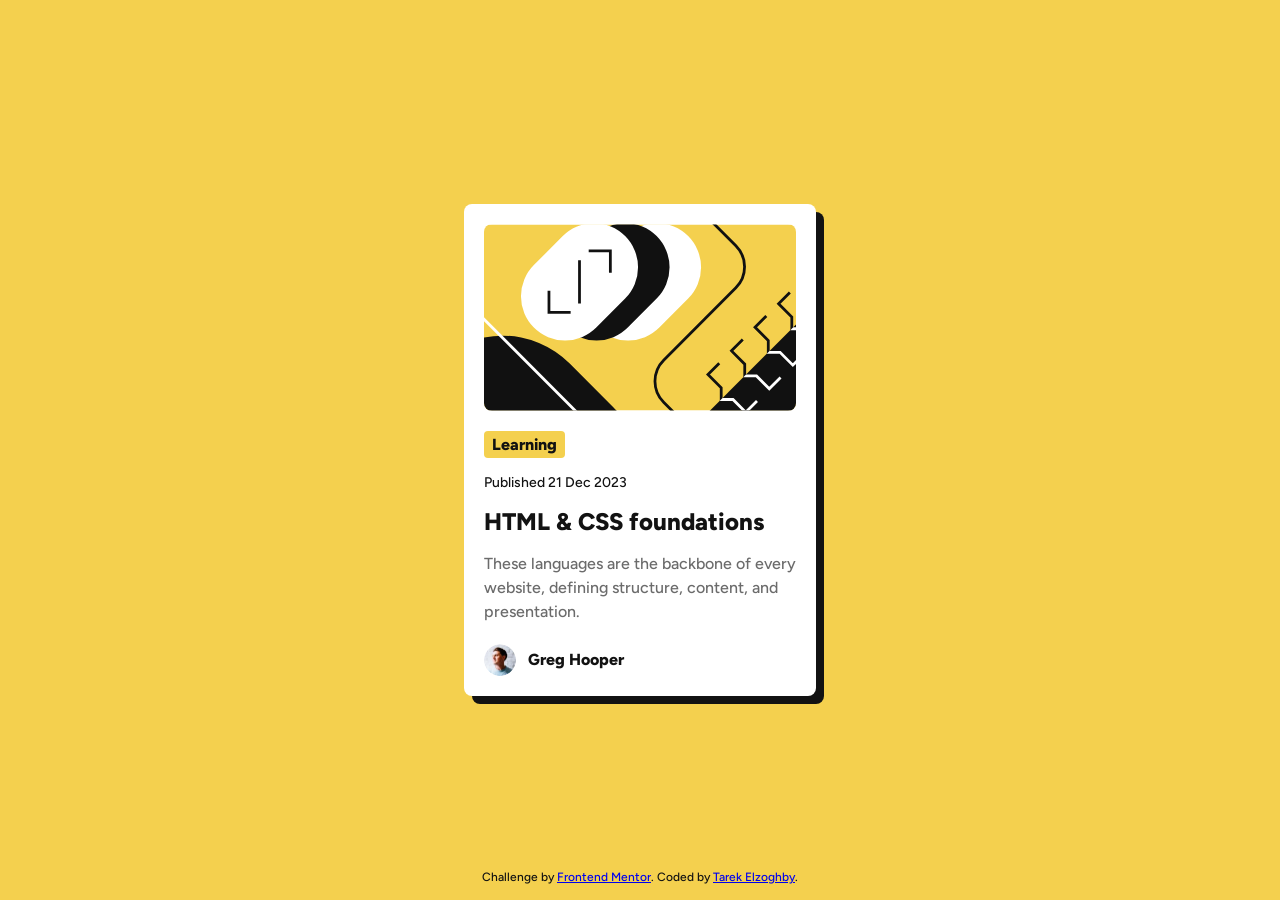
<file: blog-preview-card/index.html>
<!doctype html>
<html lang="en">
  <head>
    <meta charset="UTF-8" />
    <meta name="viewport" content="width=device-width, initial-scale=1.0" />
    <!-- displays site properly based on user's device -->
    <link rel="preconnect" href="https://fonts.googleapis.com" />
    <link rel="preconnect" href="https://fonts.gstatic.com" crossorigin />
    <link
      href="https://fonts.googleapis.com/css2?family=Figtree:wght@300..900&display=swap"
      rel="stylesheet"
    />
    <link
      rel="icon"
      type="image/png"
      sizes="32x32"
      href="images/favicon-32x32.png"
    />
    <link rel="stylesheet" href="css/style.css" />

    <title>Frontend Mentor | Blog preview card</title>
  </head>
  <body>
    <main>
      <article class="card">
        <img src="images/illustration-article.svg" alt="" class="card__image" />
        <div class="card__content">
          <span class="card__badge">Learning</span>
          <p class="card__date">
            Published <time datetime="2023-12-21">21 Dec 2023</time>
          </p>
          <h1 class="card__title">
            <a href="#"  class="card__title-link">HTML &amp; CSS foundations</a>
          </h1>
          <p class="card__description">
            These languages are the backbone of every website, defining
            structure, content, and presentation.
          </p>
        </div>
        <div class="card__author">
          <img src="images/image-avatar.webp" alt="" class="card__avatar" />
          <p class="card__author-name">Greg Hooper</p>
        </div>
      </article>
    </main>

    <footer class="attribution">
      <p>
        Challenge by
        <a href="https://www.frontendmentor.io?ref=challenge">Frontend Mentor</a
        >. Coded by
        <a href="https://tarek-elzoghby.github.io/tarek-elzoghby-hub/"
          >Tarek Elzoghby</a
        >.
      </p>
    </footer>
  </body>
</html>
</file>
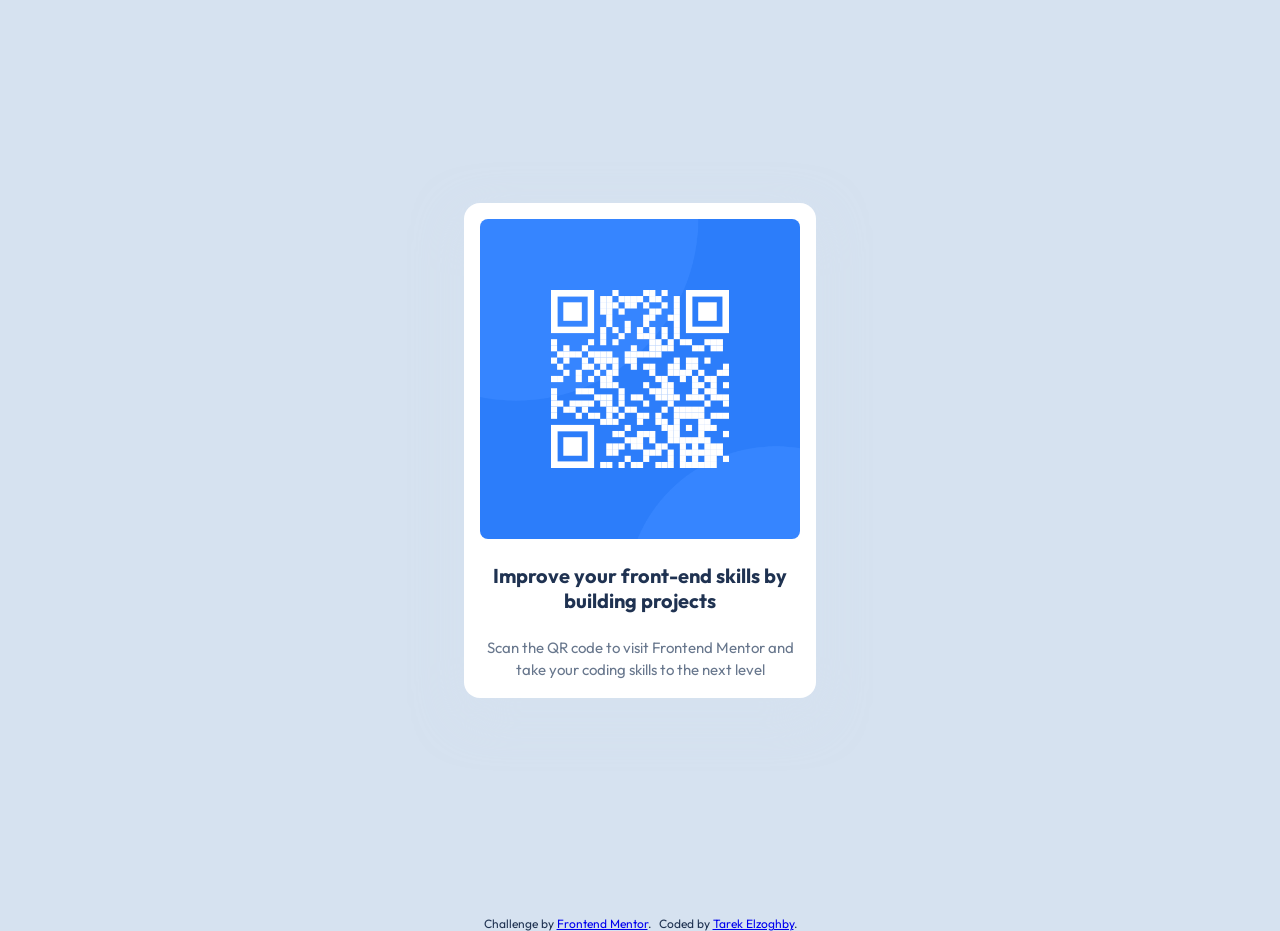
<file: qr-code-component-main/index.html>
<!doctype html>
<html lang="en">
  <head>
    <meta charset="UTF-8" />
    <meta name="viewport" content="width=device-width, initial-scale=1.0" />
    <meta name="description" content="A QR code component built from a Frontend Mentor challenge, using semantic HTML and responsive CSS.">

    <link rel="preconnect" href="https://fonts.googleapis.com" />
    <link rel="preconnect" href="https://fonts.gstatic.com" crossorigin />
    <link
      href="https://fonts.googleapis.com/css2?family=Outfit:wght@400;700&display=swap"
      rel="stylesheet"
    />

    <link
      rel="icon"
      type="image/png"
      sizes="32x32"
      href="images/favicon-32x32.png"
    />
    <link rel="stylesheet" href="css/style.css" />

    <title>Frontend Mentor | QR code component</title>
  </head>
  <body>
    <main class="container">
      <div class="card">
        <img
          src="images/image-qr-code.png"
          alt="QR code to visit Frontend Mentor"
        />
        <h1>Improve your front-end skills by building projects</h1>
        <p>
          Scan the QR code to visit Frontend Mentor and take your coding skills
          to the next level
        </p>
      </div>
    </main>
    <footer class="attribution">
      <p>Challenge by <a href="https://www.frontendmentor.io?ref=challenge">Frontend Mentor</a>.</p>
      <p>Coded by <a href="https://tarek-elzoghby.github.io/tarek-elzoghby-hub/">Tarek Elzoghby</a>.</p>
    </footer>
  </body>
</html>
</file>
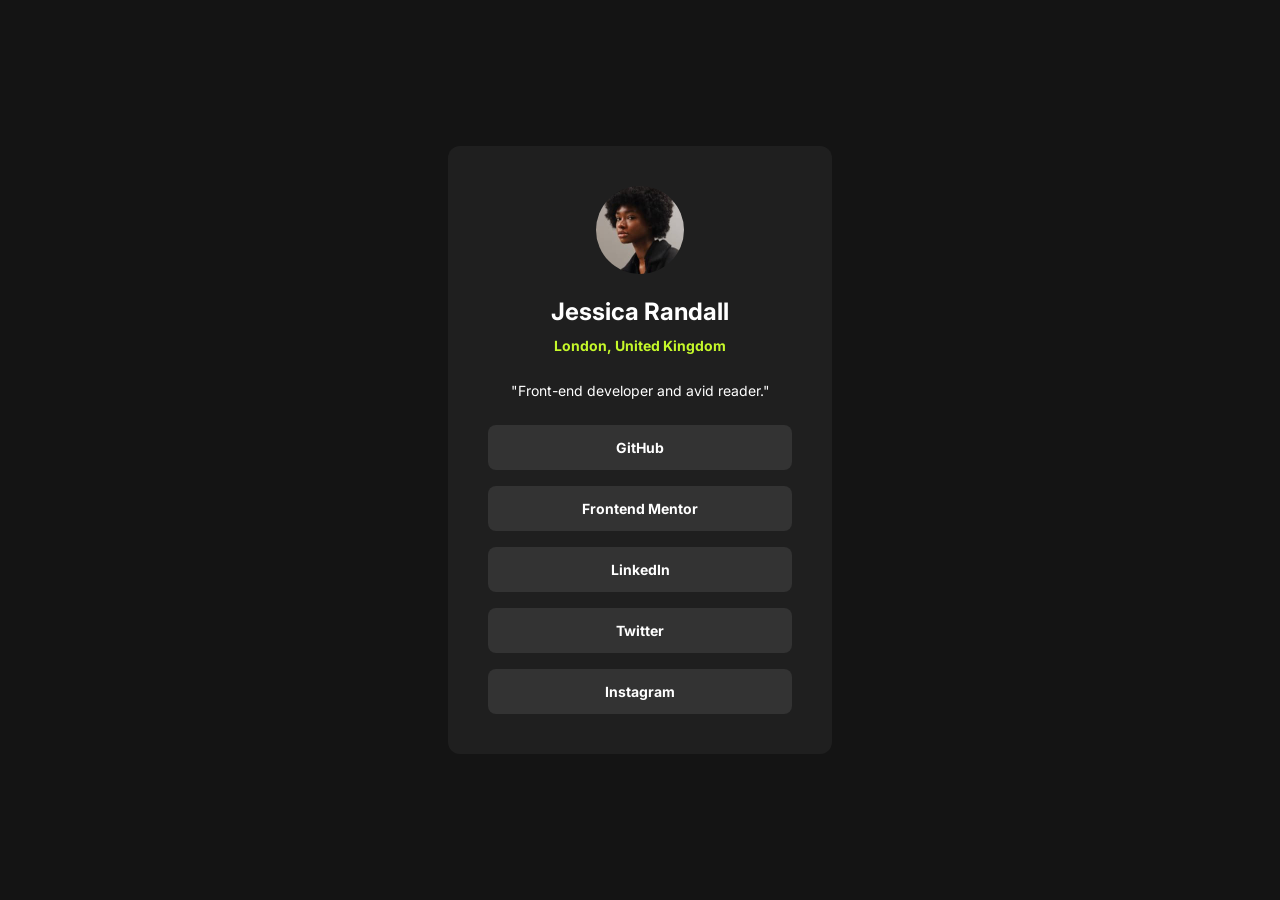
<file: social-links-profile/index.html>
<!doctype html>
<html lang="en">
  <head>
    <meta charset="UTF-8" />
    <meta name="viewport" content="width=device-width, initial-scale=1.0" />
    <meta name="description" content="Social links profile for Jessica Randall" />
    <link rel="preconnect" href="https://fonts.googleapis.com" />
    <link rel="preconnect" href="https://fonts.gstatic.com" crossorigin />
    <link
      href="https://fonts.googleapis.com/css2?family=Inter:wght@400;600;700&display=swap"
      rel="stylesheet"
    />
    <link
      rel="icon"
      type="image/png"
      sizes="32x32"
      href="images/favicon-32x32.png"
    />
    <link rel="stylesheet" href="css/style.css" />
    <title>Frontend Mentor | Social links profile</title>
  </head>

  <body>
    <main>
      <div class="card">
        <img
          src="images/avatar-jessica.jpeg"
          alt=""
          width="150"
          height="150"
          class="avatar"
        />
        <div>
          <h1>Jessica Randall</h1>
          <p class="location">London, United Kingdom</p>
        </div>
        <p>"Front-end developer and avid reader."</p>
        <ul class="social-links" role="list">
          <li>
            <a
              href="https://github.com"
              target="_blank"
              rel="noopener noreferrer"
              >GitHub
              <span class="visually-hidden">(opens in a new tab)</span></a
            >
          </li>
          <li>
            <a
              href="https://www.frontendmentor.io"
              target="_blank"
              rel="noopener noreferrer"
              >Frontend Mentor
              <span class="visually-hidden">(opens in a new tab)</span></a
            >
          </li>
          <li>
            <a
              href="https://www.linkedin.com"
              target="_blank"
              rel="noopener noreferrer"
              >LinkedIn
              <span class="visually-hidden">(opens in a new tab)</span></a
            >
          </li>
          <li>
            <a
              href="https://twitter.com"
              target="_blank"
              rel="noopener noreferrer"
              >Twitter
              <span class="visually-hidden">(opens in a new tab)</span></a
            >
          </li>
          <li>
            <a
              href="https://www.instagram.com"
              target="_blank"
              rel="noopener noreferrer"
              >Instagram
              <span class="visually-hidden">(opens in a new tab)</span></a
            >
          </li>
        </ul>
      </div>
    </main>
  </body>
</html>
</file>
<file: blog-preview-card/css/style.css>
:root {
  /* colors settings */
  --gray-950: hsl(0, 0%, 7%);
  --gray-500: hsl(0, 0%, 42%);
  --yellow-500: hsl(47, 88%, 63%);
  --white: hsl(0, 0%, 100%);

  /* font settings */
  --main-font-family: Figtree, sans-serif;
  --font-size-body: 1rem;
  --font-size-heading: 1.5rem;
  --font-weight-normal: 500;
  --font-weight-bold: 800;
}

*,
*::before,
*::after {
  box-sizing: border-box;
  margin: 0;
  padding: 0;
}

body {
  font-family: var(--main-font-family);
  font-size: var(--font-size-body);
  font-weight: var(--font-weight-normal);
  color: var(--gray-500);
  background-color: var(--yellow-500);
}

main {
  display: flex;
  justify-content: center;
  align-items: center;
  min-height: 100svh;
}

.card {
  display: flex;
  flex-direction: column;
  background-color: var(--white);
  border-radius: 0.5rem;
  overflow: hidden;
  max-width: 22rem;
  padding: 1.25rem;
  gap: 1.25rem;
  box-shadow: 0.5rem 0.5rem var(--gray-950);
}

.card__image {
  width: 100%;
  border-radius: 0.5rem;
}

.card__content {
  display: flex;
  flex-direction: column;
  gap: 1rem;
}

.card__badge {
  background-color: var(--yellow-500);
  color: var(--gray-950);
  font-weight: var(--font-weight-bold);
  padding: 0.25rem 0.5rem;
  border-radius: 0.25rem;
  align-self: flex-start;
}

.card__date {
  font-size: 0.875rem;
  color: var(--gray-950);
}

.card__title {
  font-size: var(--font-size-heading);
  font-weight: var(--font-weight-bold);
  color: var(--gray-950);
}

.card__title-link {
  text-decoration: none;
  color: inherit;
}

.card__title-link:hover {
  color: var(--yellow-500);
}

.card__title-link:focus-visible {
  outline: 2px solid var(--yellow-500);
  outline-offset: 2px;
}

.card__description {
  line-height: 1.5;
}

.card__author {
  display: flex;
  align-items: center;
  gap: 0.75rem;
}

.card__avatar {
  width: 2rem;
  height: 2rem;
  border-radius: 50%;
}

.card__author-name {
  font-weight: var(--font-weight-bold);
  color: var(--gray-950);
}

.attribution {
  position: absolute;
  bottom: 1rem;
  font-size: 0.75rem;
  color: var(--gray-950);
  width: 100%;
  text-align: center;
}
</file>
<file: qr-code-component-main/css/style.css>
:root {
  /* colors */
  --clr-card-bg: hsl(0, 0%, 100%);
  --clr-main-bg: hsl(212, 45%, 89%);
  --clr-text-mute: hsl(216, 15%, 48%);
  --clr-text-heading: hsl(218, 44%, 22%);

  /* fonts */
  --font-family: 'Outfit', sans-serif;
  --fs-base: 0.9375rem;      /* 15px per style guide, in rem */
  --fs-heading: 1.25rem;
  --fw-base: 400;
  --fw-heading: 700;
}

*,
*::before,
*::after {
  box-sizing: border-box;
  margin: 0;
  padding: 0;
}

body {
  font-family: var(--font-family);
  font-size: var(--fs-base);
  font-weight: var(--fw-base);
  background-color: var(--clr-main-bg);
  color: var(--clr-text-mute);
}

.container {
  display: grid;
  place-items: center;
  min-height: 100vh;
}

.card {
  background-color: var(--clr-card-bg);
  border-radius: 1rem;
  padding: 1rem;
  text-align: center;
  max-width: 22rem;
  box-shadow: 0 1rem 3rem hsl(212, 45%, 89%, 0.5);
  display: flex;
  flex-direction: column;
  gap: 1.5rem;
}

.card img {
  max-width: 100%;
  border-radius: 0.5rem;
}

.card h1 {
  font-size: var(--fs-heading);
  font-weight: var(--fw-heading);
  color: var(--clr-text-heading);
}

.card p {
  line-height: 1.5;
}


.attribution {
  display: flex;
  justify-content: center;
  gap: 0.5rem;
  margin-top: 1rem;
}

.attribution p {
  font-size: 0.75rem;
  color: var(--clr-text-heading);
}
</file>
<file: social-links-profile/css/style.css>
:root {
  color-scheme: dark;
  --page-bg: hsl(0, 0%, 8%);
  --card-bg: hsl(0, 0%, 12%);
  --button-bg: hsl(0, 0%, 20%);
  --accent: hsl(75, 94%, 57%);
  --text: hsl(0, 0%, 100%);
}

*,
*::before,
*::after {
  box-sizing: border-box;
  margin: 0;
  padding: 0;
}

body {
  font-family: Inter, system-ui, sans-serif;
  background-color: var(--page-bg);
  color: var(--text);
  font-size: 0.875rem;
  font-weight: 400;
  line-height: 1.5;
}

main {
  display: flex;
  justify-content: center;
  align-items: center;
  min-height: 100dvh;
  padding: 1.5rem;
}

.card {
  background-color: var(--card-bg);
  display: flex;
  flex-direction: column;
  align-items: center;
  padding: 1.5rem;
  gap: 1.5rem;
  border-radius: 0.75rem;
  width: 100%;
  max-width: 24rem;
  text-align: center;
}

.avatar {
  border-radius: 50%;
  width: 5.5rem;
  height: 5.5rem;
  object-fit: cover;
}

h1 {
  font-size: 1.5rem;
  line-height: 1.2;
  font-weight: 700;
}

.location {
  font-weight: 700;
  color: var(--accent);
  margin-top: 0.5rem;
}

.social-links {
  list-style: none;
  display: flex;
  flex-direction: column;
  width: 100%;
  gap: 1rem;
}

.social-links a {
  background-color: var(--button-bg);
  display: block;
  padding: 0.75rem;
  border-radius: 0.5rem;
  text-decoration: none;
  color: var(--text);
  font-weight: 700;
}

.visually-hidden {
  position: absolute;
  width: 1px;
  height: 1px;
  padding: 0;
  margin: -1px;
  overflow: hidden;
  clip-path: inset(50%);
  white-space: nowrap;
  border-width: 0;
}

@media (hover: hover) {
  .social-links a:hover {
    background-color: var(--accent);
    color: var(--page-bg);
  }
}

.social-links a:focus-visible {
  outline: 2px solid var(--accent);
  outline-offset: 2px;
}

@media (min-width: 27rem) {
  .card {
    padding: 2.5rem;
  }
}
</file>
